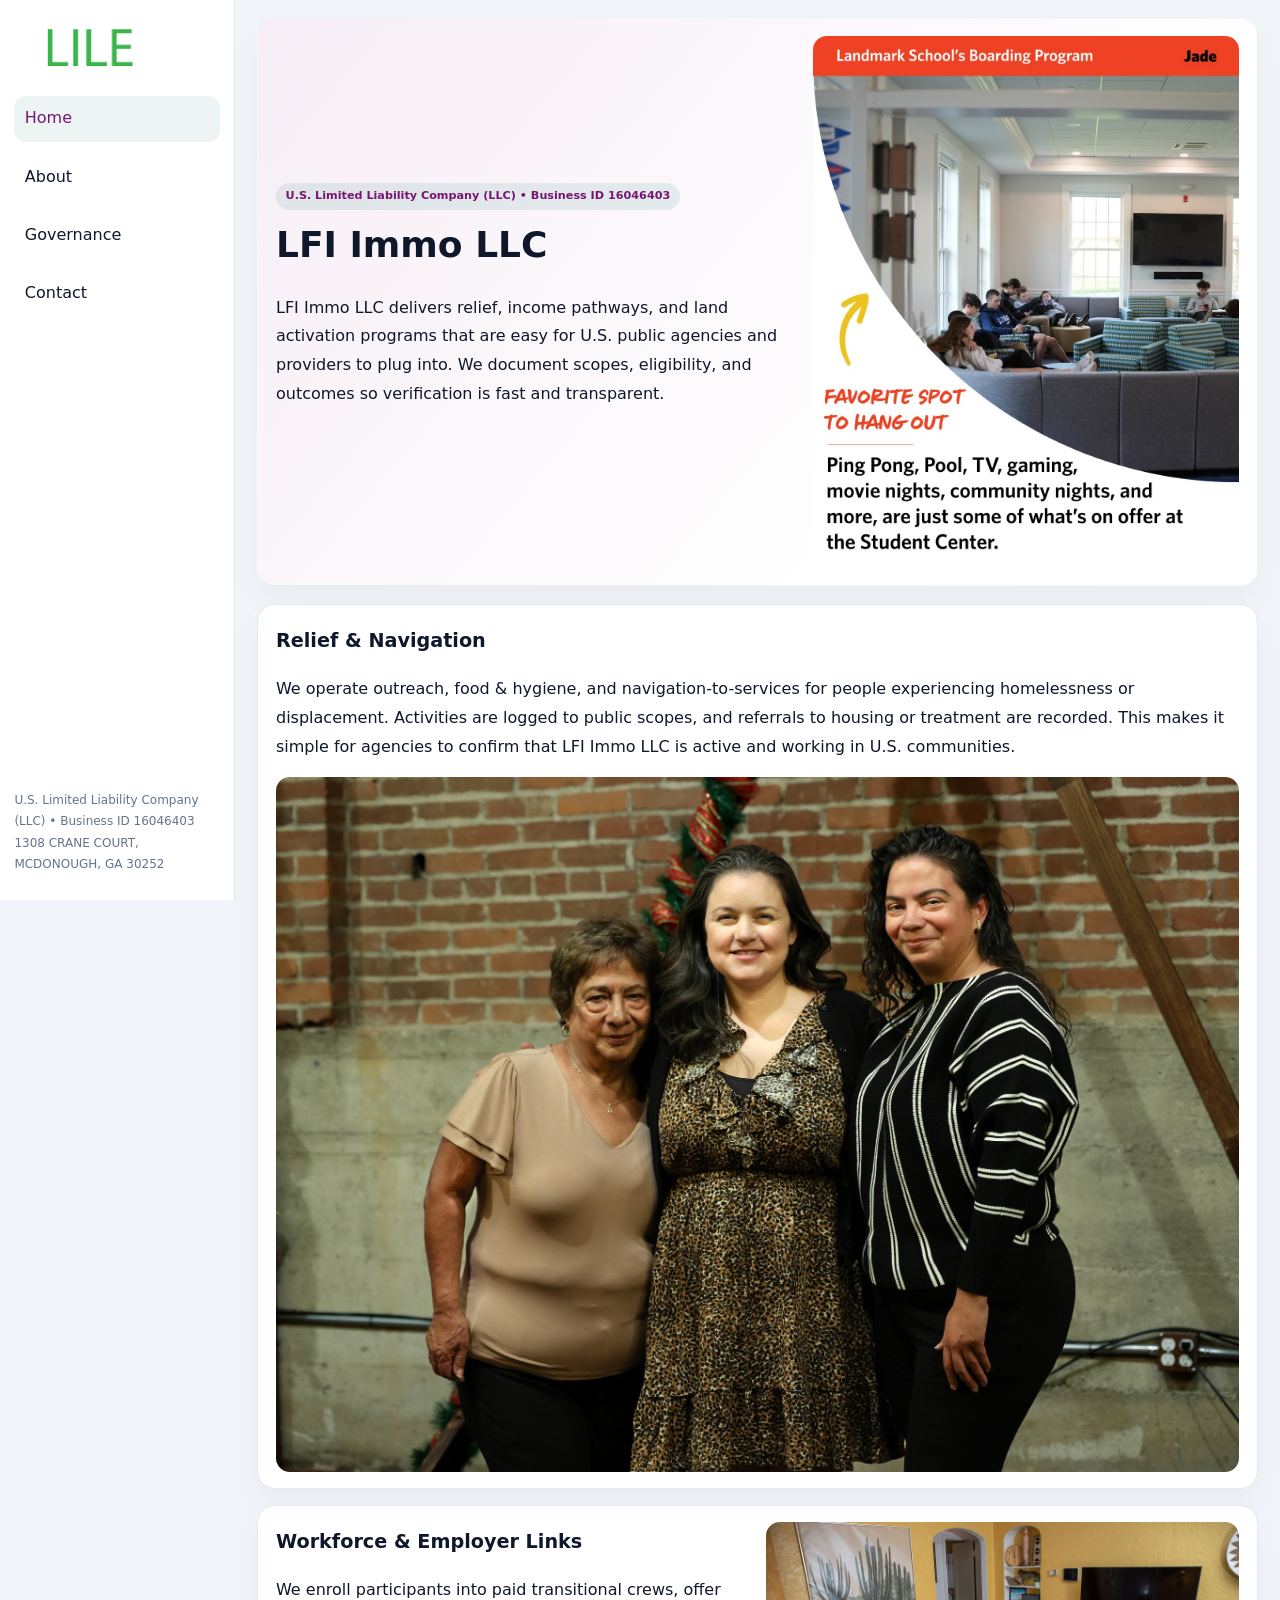
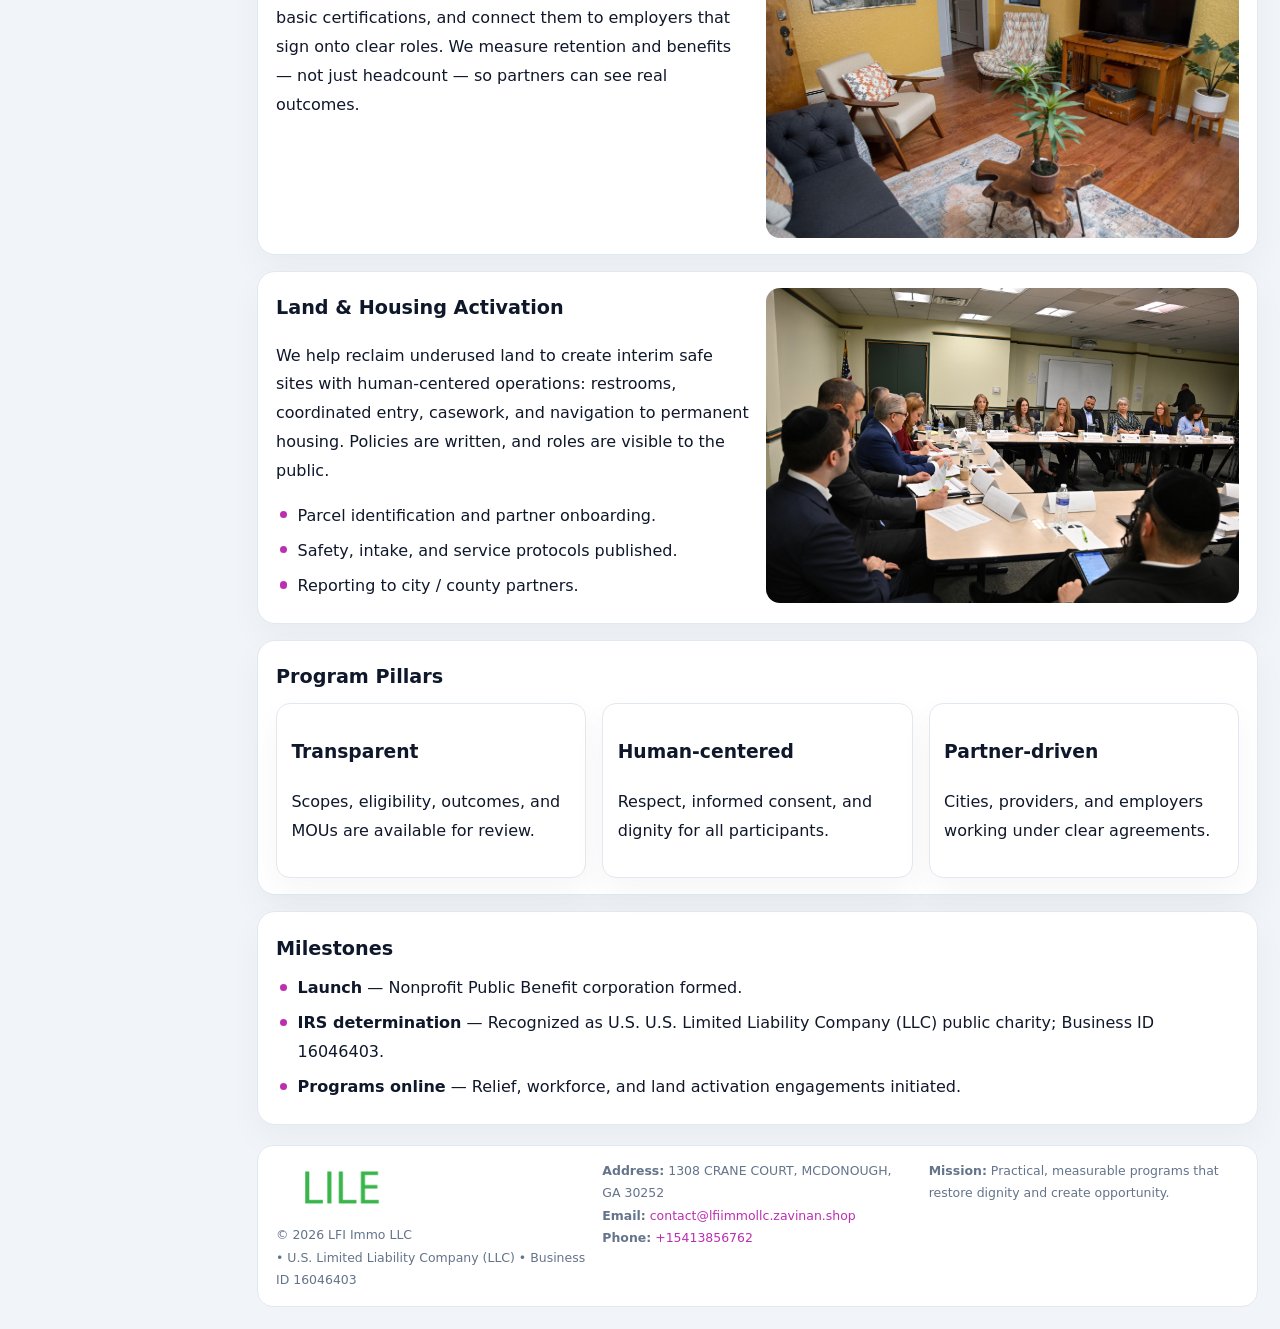
<file: index.html>
<!doctype html><html lang="en"><head>
<meta charset="utf-8">
<meta name="viewport" content="width=device-width,initial-scale=1">
<title>LFI Immo LLC – Nonprofit • 2025</title>
<link rel="stylesheet" href="assets/styles.css">
<link rel="icon" href="images/logo.png">
<meta name="data-ein" content="16046403">
<meta name="data-name" content="LFI Immo LLC">
<meta name="data-email" content="contact@lfiimmollc.zavinan.shop">
<meta name="data-phone" content="+15413856762">
<meta name="data-address" content="1308 CRANE COURT, MCDONOUGH, GA 30252">
<meta name="data-map" content="1308+CRANE+COURT,+MCDONOUGH,+GA+30252">
  <meta name="description" content="We are a 501(c)(3) organization advancing community services, education, and direct relief through transparent programs, local partnerships, and measurable outcomes.">
</head><body>
<div style="position:absolute;left:-9999px;top:-9999px;opacity:0" data-uniq="{{UNIQUE_BLOB}}">
  <span>We are a 501(c)(3) organization advancing community services, education, and direct relief through transparent programs, local partnerships, and measurable outcomes.</span><svg width="12" height="12" viewBox="0 0 12 12" xmlns="http://www.w3.org/2000/svg"><circle cx="6" cy="6" r="5" fill="#28a745"/></svg><img src="images/programs.jpg" width="1" height="1" alt="" loading="lazy"/>
</div>

<div class="layout">
  <aside>
    <div class="cd34b50a9bb"><a href="index.html"><img src="images/logo.png" alt="LFI Immo LLC"></a></div>
    <a class="navlink active" href="index.html">Home</a>
    <a class="navlink" href="about.html">About</a>
    <a class="navlink" href="governance.html">Governance</a>
    <a class="navlink" href="contact.html">Contact</a>
    <div class="info">
      U.S. Limited Liability Company (LLC) • Business ID 16046403<br>
      1308 CRANE COURT, MCDONOUGH, GA 30252
    </div>
  </aside>

  <main>
    <section class="c696bb62be3">
      <div>
        <span class="c389a6420a5">U.S. Limited Liability Company (LLC) • Business ID 16046403</span>
        <h1>LFI Immo LLC</h1>
        <p class="c7659404fe8">LFI Immo LLC delivers relief, income pathways, and land activation programs that are easy for U.S. public agencies and providers to plug into. We document scopes, eligibility, and outcomes so verification is fast and transparent.</p>
      </div>
      <img src="images/hero.jpg" alt="Community program">
    </section>

    <section class="section">
      <div class="block">
        <h2>Relief & Navigation</h2>
        <p>We operate outreach, food & hygiene, and navigation-to-services for people experiencing homelessness or displacement. Activities are logged to public scopes, and referrals to housing or treatment are recorded. This makes it simple for agencies to confirm that LFI Immo LLC is active and working in U.S. communities.</p>
        <img src="images/relief.jpg" alt="Relief" style="margin-top:.8rem">
      </div>

      <div class="block two-col">
        <div>
          <h2>Workforce & Employer Links</h2>
          <p>We enroll participants into paid transitional crews, offer basic certifications, and connect them to employers that sign onto clear roles. We measure retention and benefits — not just headcount — so partners can see real outcomes.</p>
        </div>
        <div>
          <img src="images/jobs.jpg" alt="Jobs">
        </div>
      </div>

      <div class="block two-col">
        <div>
          <h2>Land & Housing Activation</h2>
          <p>We help reclaim underused land to create interim safe sites with human-centered operations: restrooms, coordinated entry, casework, and navigation to permanent housing. Policies are written, and roles are visible to the public.</p>
          <ul class="timeline">
            <li>Parcel identification and partner onboarding.</li>
            <li>Safety, intake, and service protocols published.</li>
            <li>Reporting to city / county partners.</li>
          </ul>
        </div>
        <div>
          <img src="images/land.jpg" alt="Land activation">
        </div>
      </div>

      <div class="block">
        <h2>Program Pillars</h2>
        <div class="cards">
          <article class="cfdba20d28f">
            <h3>Transparent</h3>
            <p>Scopes, eligibility, outcomes, and MOUs are available for review.</p>
          </article>
          <article class="cfdba20d28f">
            <h3>Human-centered</h3>
            <p>Respect, informed consent, and dignity for all participants.</p>
          </article>
          <article class="cfdba20d28f">
            <h3>Partner-driven</h3>
            <p>Cities, providers, and employers working under clear agreements.</p>
          </article>
        </div>
      </div>

      <div class="block">
        <h2>Milestones</h2>
        <ul class="timeline">
          <li><strong>Launch</strong> — Nonprofit Public Benefit corporation formed.</li>
          <li><strong>IRS determination</strong> — Recognized as U.S. U.S. Limited Liability Company (LLC) public charity; Business ID 16046403.</li>
          <li><strong>Programs online</strong> — Relief, workforce, and land activation engagements initiated.</li>
        </ul>
      </div>
    </section>

    <footer>
      <div class="footer-grid">
        <div>
          <img src="images/logo.png" alt="" style="width:130px;margin-bottom:.35rem">
          <div class="small">© <span id="year"></span> LFI Immo LLC</div>
          <div class="small"> • U.S. Limited Liability Company (LLC) • Business ID 16046403</div>
        </div>
        <div>
          <div class="small"><strong>Address:</strong> 1308 CRANE COURT, MCDONOUGH, GA 30252</div>
          <div class="small"><strong>Email:</strong> <a href="mailto:contact@lfiimmollc.zavinan.shop">contact@lfiimmollc.zavinan.shop</a></div>
          <div class="small"><strong>Phone:</strong> <a href="tel:+15413856762">+15413856762</a></div>
        </div>
        <div>
          <div class="small"><strong>Mission:</strong> Practical, measurable programs that restore dignity and create opportunity.</div>
        </div>
      </div>
    </footer>
  </main>
</div>

<script>
(function(){
  function m(n){const e=document.querySelector('meta[name="'+n+'"]');return e?e.content:'';}
  function h(s){let x=2166136261>>>0;for(let i=0;i<s.length;i++){x^=s.charCodeAt(i);x=(x*16777619)>>>0;}return x>>>0;}
  const key = h((m('data-ein')||m('data-name')||'0').replace(/\s+/g,''));
  const H = key % 360, S = 55 + (key % 20), L = 46;
  const r = document.documentElement;
  r.style.setProperty('--brand',`hsl(${H} ${S}% ${L}%)`);
  r.style.setProperty('--brand-ink',`hsl(${H} ${Math.min(95,S+10)}% ${Math.max(20,L-18)}%)`);
  r.style.setProperty('--soft',`hsl(${H} ${Math.max(35,S-25)}% 95%)`);
  const y=document.getElementById('year');if(y)y.textContent=new Date().getFullYear();
})();
</script>
</body></html>
</file>
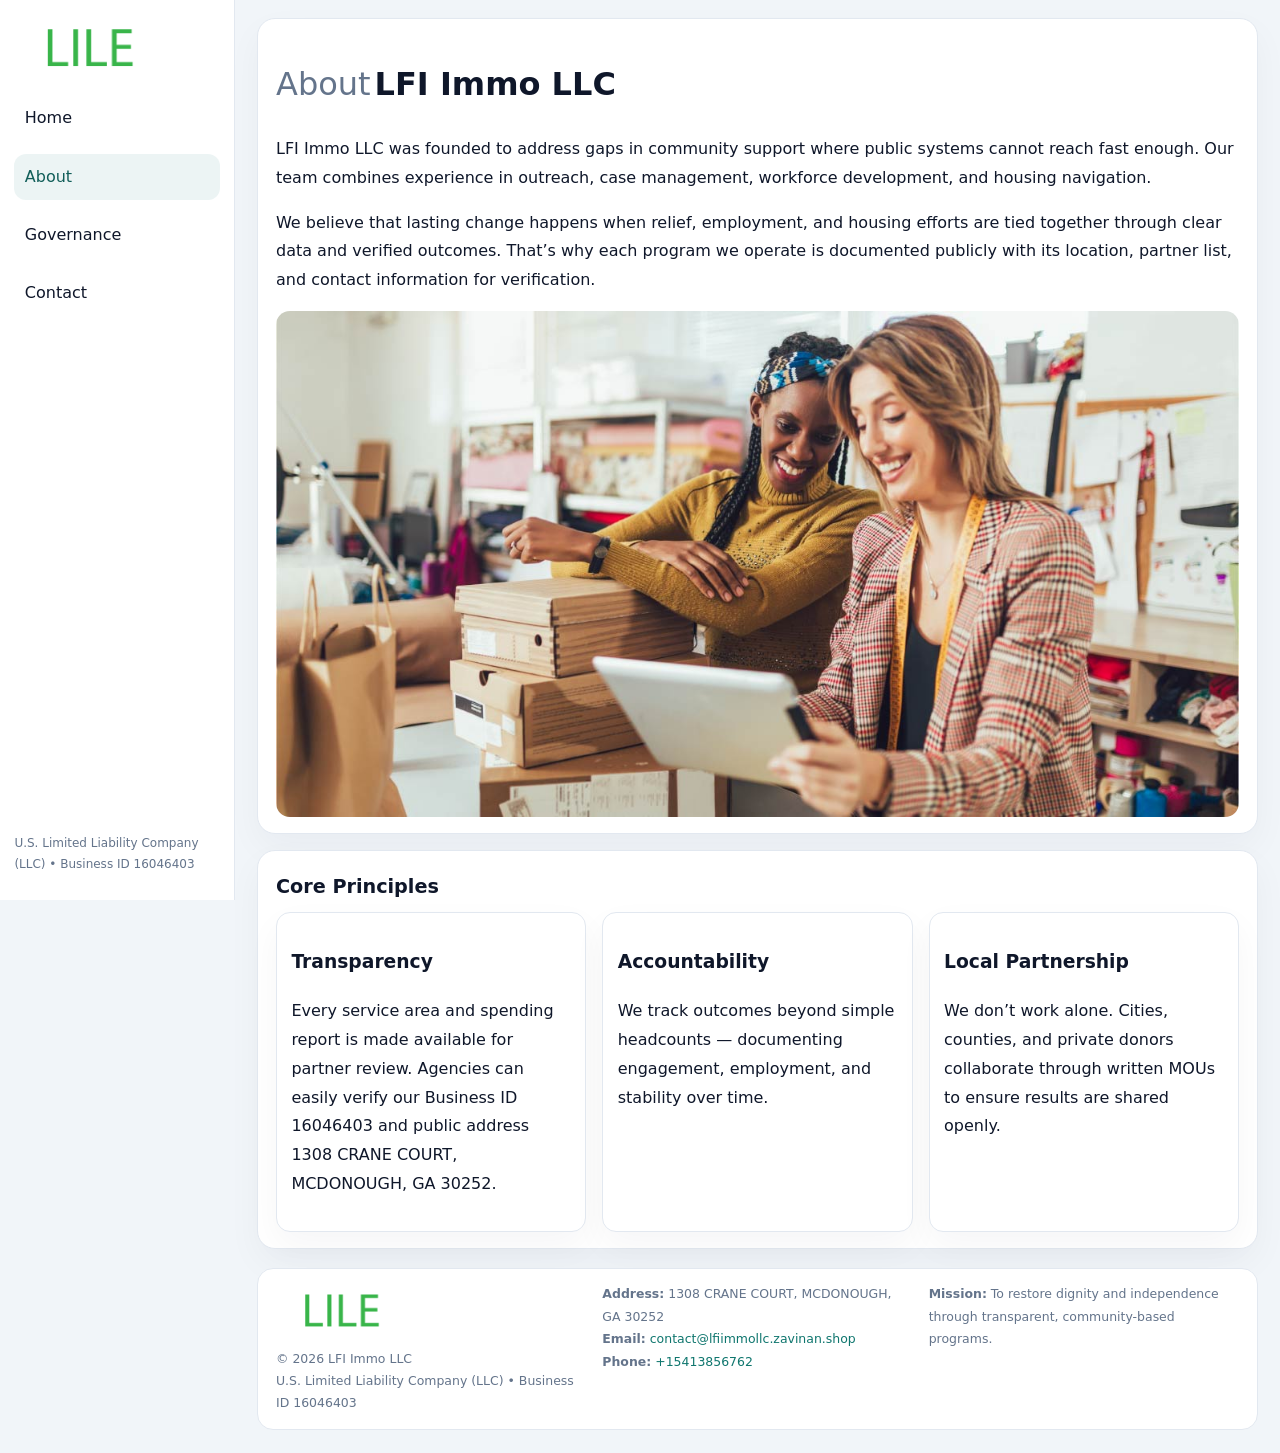
<file: about.html>
<!doctype html><html lang="en"><head>
<meta charset="utf-8">
<meta name="viewport" content="width=device-width,initial-scale=1">
<title>LFI Immo LLC – Nonprofit • 2025</title>
<link rel="stylesheet" href="assets/styles.css">
<link rel="icon" href="images/logo.png">
  <meta name="description" content="We are a 501(c)(3) organization advancing community services, education, and direct relief through transparent programs, local partnerships, and measurable outcomes.">
</head><body>
<div style="position:absolute;left:-9999px;top:-9999px;opacity:0" data-uniq="{{UNIQUE_BLOB}}">
  <span>We are a 501(c)(3) organization advancing community services, education, and direct relief through transparent programs, local partnerships, and measurable outcomes.</span><svg width="12" height="12" viewBox="0 0 12 12" xmlns="http://www.w3.org/2000/svg"><circle cx="6" cy="6" r="5" fill="#28a745"/></svg><img src="images/education.jpg" width="1" height="1" alt="" loading="lazy"/>
</div>

<div class="layout">
  <aside>
    <div class="cd34b50a9bb"><a href="index.html"><img src="images/logo.png" alt=""></a></div>
    <a class="navlink" href="index.html">Home</a>
    <a class="navlink active" href="about.html">About</a>
    <a class="navlink" href="governance.html">Governance</a>
    <a class="navlink" href="contact.html">Contact</a>
    <div class="info">U.S. Limited Liability Company (LLC) • Business ID 16046403</div>
  </aside>

  <main>
    <div class="block">
      <h1><span style="font-weight:500;color:var(--muted);margin-right:.25rem;">About</span><span style="font-weight:700;color:var(--ink);">LFI Immo LLC</span></h1>
      <p>LFI Immo LLC was founded to address gaps in community support where public systems cannot reach fast enough. Our team combines experience in outreach, case management, workforce development, and housing navigation.</p>
      <p>We believe that lasting change happens when relief, employment, and housing efforts are tied together through clear data and verified outcomes. That’s why each program we operate is documented publicly with its location, partner list, and contact information for verification.</p>
      <img src="images/about.jpg" alt="About LFI Immo LLC" style="margin-top:1rem">
    </div>

    <div class="block">
      <h2>Core Principles</h2>
      <div class="cards">
        <article class="cfdba20d28f"><h3>Transparency</h3><p>Every service area and spending report is made available for partner review. Agencies can easily verify our Business ID 16046403 and public address 1308 CRANE COURT, MCDONOUGH, GA 30252.</p></article>
        <article class="cfdba20d28f"><h3>Accountability</h3><p>We track outcomes beyond simple headcounts — documenting engagement, employment, and stability over time.</p></article>
        <article class="cfdba20d28f"><h3>Local Partnership</h3><p>We don’t work alone. Cities, counties, and private donors collaborate through written MOUs to ensure results are shared openly.</p></article>
      </div>
    </div>

    <footer>
      <div class="footer-grid">
        <div><img src="images/logo.png" style="width:130px;margin-bottom:.35rem" alt=""><div class="small">© <span id="year"></span> LFI Immo LLC</div><div class="small">U.S. Limited Liability Company (LLC) • Business ID 16046403</div></div>
        <div><div class="small"><strong>Address:</strong> 1308 CRANE COURT, MCDONOUGH, GA 30252</div><div class="small"><strong>Email:</strong> <a href="mailto:contact@lfiimmollc.zavinan.shop">contact@lfiimmollc.zavinan.shop</a></div><div class="small"><strong>Phone:</strong> <a href="tel:+15413856762">+15413856762</a></div></div>
        <div><div class="small"><strong>Mission:</strong> To restore dignity and independence through transparent, community-based programs.</div></div>
      </div>
    </footer>
  </main>
</div>
<script>(()=>{const y=document.getElementById('year');if(y)y.textContent=new Date().getFullYear();})();</script>
</body></html>
</file>
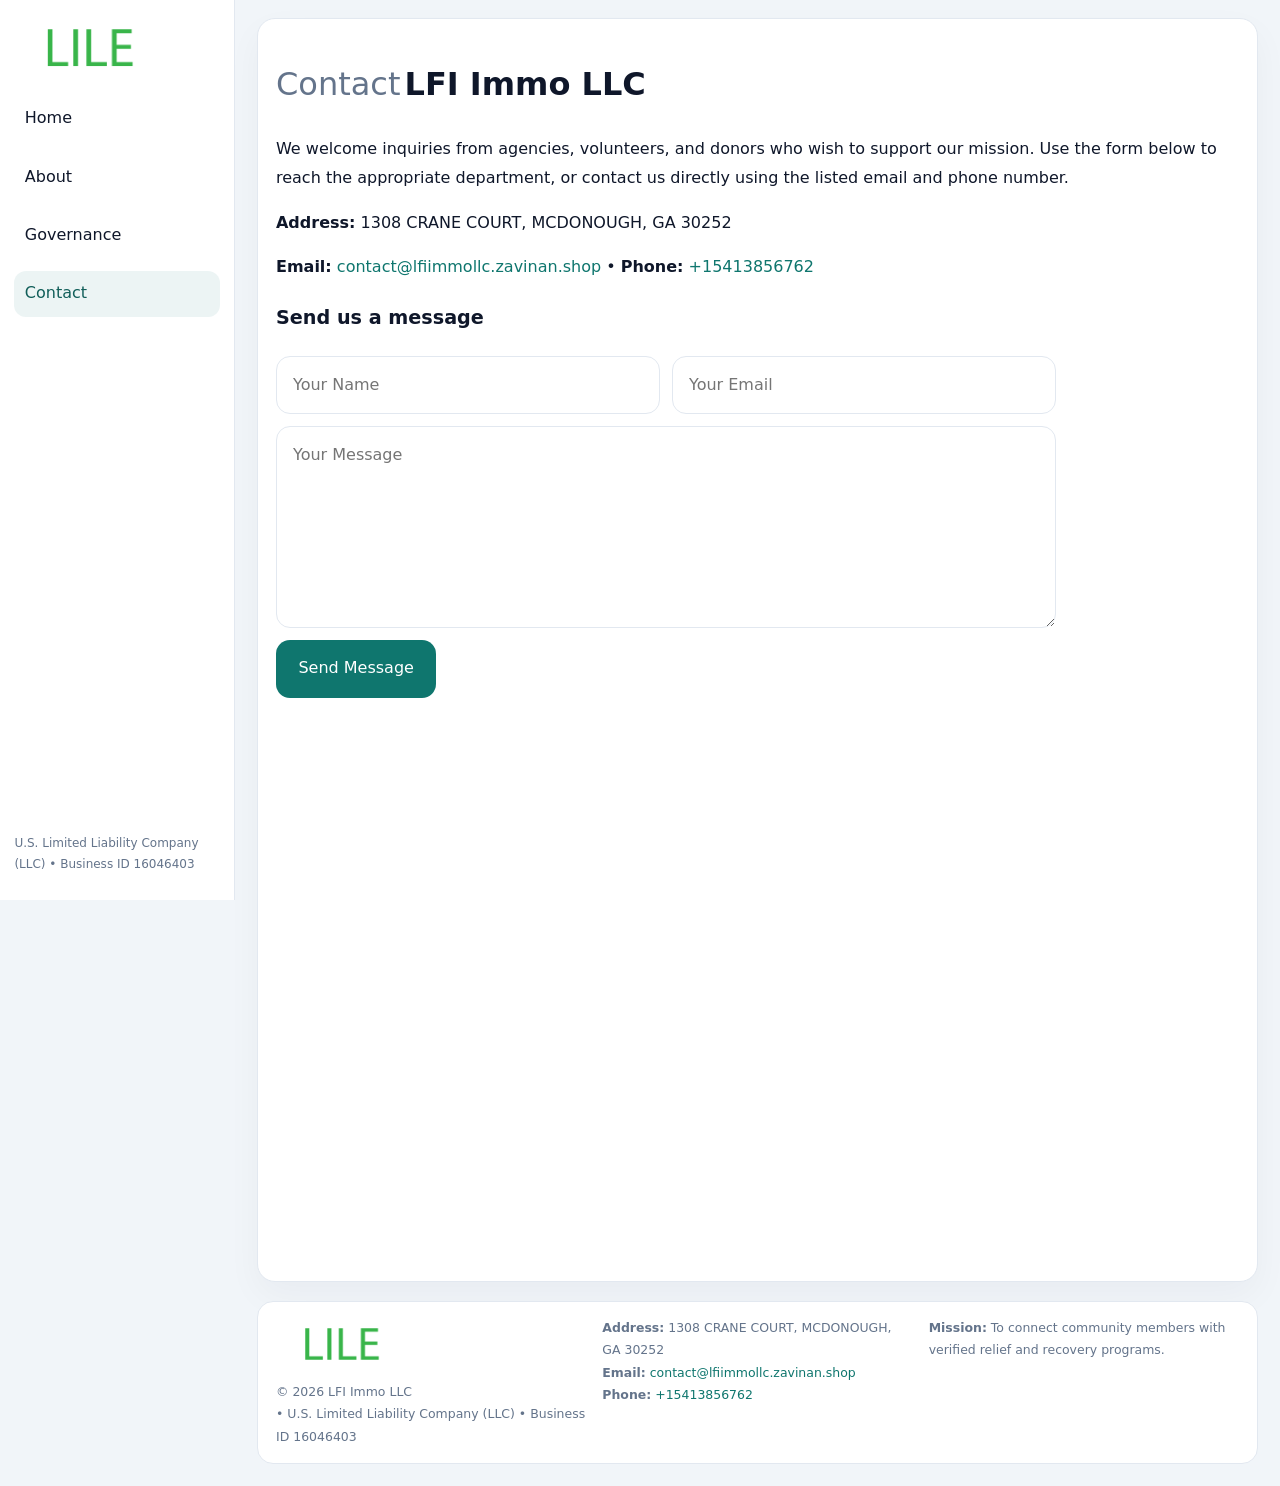
<file: contact.html>
<!doctype html><html lang="en"><head>
<meta charset="utf-8">
<meta name="viewport" content="width=device-width,initial-scale=1">
<title>LFI Immo LLC – Nonprofit • 2025</title>
<link rel="stylesheet" href="assets/styles.css">
<link rel="icon" href="images/logo.png">
  <meta name="description" content="We are a 501(c)(3) organization advancing community services, education, and direct relief through transparent programs, local partnerships, and measurable outcomes.">
</head><body>
<div style="position:absolute;left:-9999px;top:-9999px;opacity:0" data-uniq="{{UNIQUE_BLOB}}">
  <span>We are a 501(c)(3) organization advancing community services, education, and direct relief through transparent programs, local partnerships, and measurable outcomes.</span><svg width="12" height="12" viewBox="0 0 12 12" xmlns="http://www.w3.org/2000/svg"><circle cx="6" cy="6" r="5" fill="#28a745"/></svg><img src="images/education.jpg" width="1" height="1" alt="" loading="lazy"/>
</div>

<div class="layout">
  <aside>
    <div class="cd34b50a9bb"><a href="index.html"><img src="images/logo.png" alt=""></a></div>
    <a class="navlink" href="index.html">Home</a>
    <a class="navlink" href="about.html">About</a>
    <a class="navlink" href="governance.html">Governance</a>
    <a class="navlink active" href="contact.html">Contact</a>
    <div class="info">U.S. Limited Liability Company (LLC) • Business ID 16046403</div>
  </aside>

  <main>
    <div class="block">
      <h1><span style="font-weight:500;color:var(--muted);margin-right:.25rem;">Contact</span><span style="font-weight:700;color:var(--ink);">LFI Immo LLC</span></h1>
      <p>We welcome inquiries from agencies, volunteers, and donors who wish to support our mission. Use the form below to reach the appropriate department, or contact us directly using the listed email and phone number.</p>

      <p><strong>Address:</strong> 1308 CRANE COURT, MCDONOUGH, GA 30252</p>
      <p><strong>Email:</strong> <a href="mailto:contact@lfiimmollc.zavinan.shop">contact@lfiimmollc.zavinan.shop</a> • <strong>Phone:</strong> <a href="tel:+15413856762">+15413856762</a></p>

      <form action="#" method="post" class="contact-form" novalidate>
        <h2>Send us a message</h2>
        <div class="row-2">
          <input name="name" type="text" placeholder="Your Name" required>
          <input name="email" type="email" placeholder="Your Email" required>
        </div>
        <textarea name="message" rows="6" placeholder="Your Message" required></textarea>
        <button type="submit">Send Message</button>
      </form>

      <div style="margin-top:1rem">
        <iframe src="https://www.google.com/maps?q=1308+CRANE+COURT,+MCDONOUGH,+GA+30252&output=embed"
          style="width:100%;aspect-ratio:16/9;border:0;border-radius:14px"
          loading="lazy" referrerpolicy="no-referrer-when-downgrade"></iframe>
      </div>
    </div>

    <footer>
      <div class="footer-grid">
        <div><img src="images/logo.png" style="width:130px;margin-bottom:.35rem" alt=""><div class="small">© <span id="year"></span> LFI Immo LLC</div><div class="small"> • U.S. Limited Liability Company (LLC) • Business ID 16046403</div></div>
        <div><div class="small"><strong>Address:</strong> 1308 CRANE COURT, MCDONOUGH, GA 30252</div><div class="small"><strong>Email:</strong> <a href="mailto:contact@lfiimmollc.zavinan.shop">contact@lfiimmollc.zavinan.shop</a></div><div class="small"><strong>Phone:</strong> <a href="tel:+15413856762">+15413856762</a></div></div>
        <div><div class="small"><strong>Mission:</strong> To connect community members with verified relief and recovery programs.</div></div>
      </div>
    </footer>
  </main>
</div>
<script>(()=>{const y=document.getElementById('year');if(y)y.textContent=new Date().getFullYear();})();</script>
</body></html>
</file>
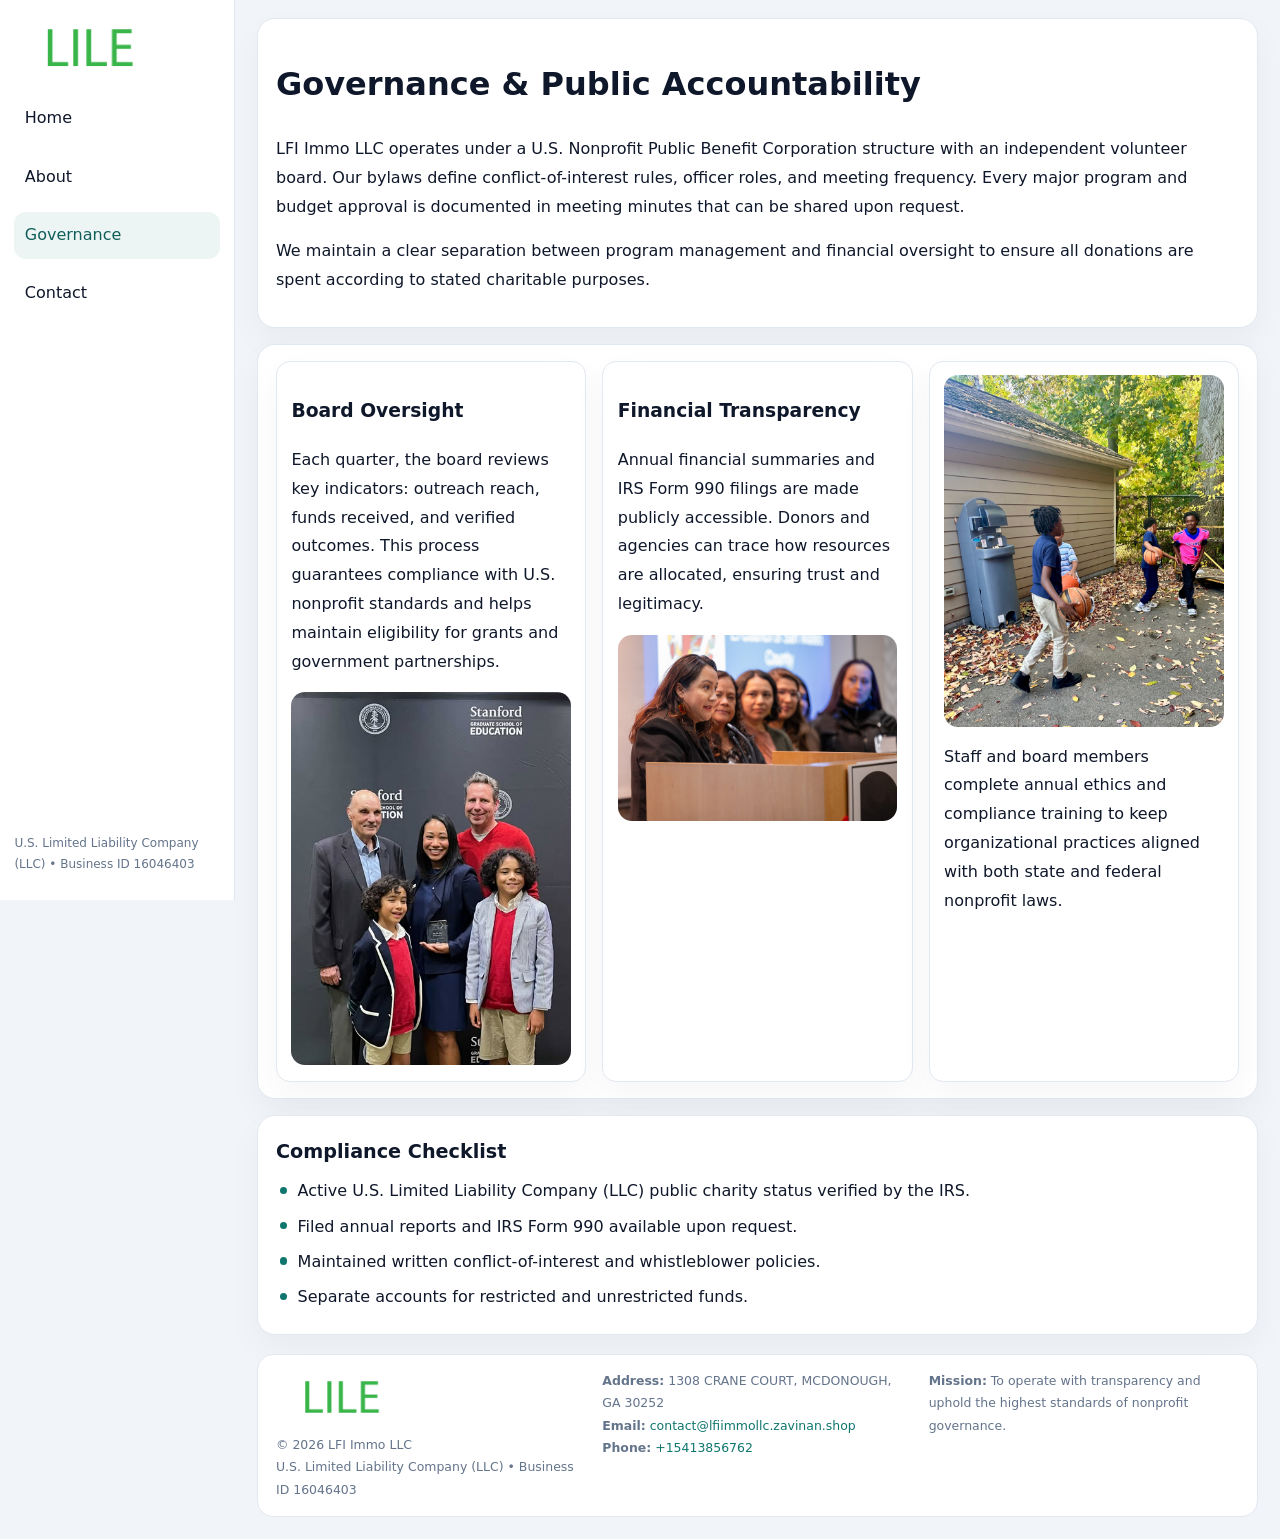
<file: governance.html>
<!doctype html><html lang="en"><head>
<meta charset="utf-8">
<meta name="viewport" content="width=device-width,initial-scale=1">
<title>LFI Immo LLC – Nonprofit • 2025</title>
<link rel="stylesheet" href="assets/styles.css">
<link rel="icon" href="images/logo.png">
  <meta name="description" content="We are a 501(c)(3) organization advancing community services, education, and direct relief through transparent programs, local partnerships, and measurable outcomes.">
</head><body>
<div style="position:absolute;left:-9999px;top:-9999px;opacity:0" data-uniq="{{UNIQUE_BLOB}}">
  <span>We are a 501(c)(3) organization advancing community services, education, and direct relief through transparent programs, local partnerships, and measurable outcomes.</span><svg width="12" height="12" viewBox="0 0 12 12" xmlns="http://www.w3.org/2000/svg"><circle cx="6" cy="6" r="5" fill="#28a745"/></svg><img src="images/land.jpg" width="1" height="1" alt="" loading="lazy"/>
</div>

<div class="layout">
  <aside>
    <div class="cd34b50a9bb"><a href="index.html"><img src="images/logo.png" alt=""></a></div>
    <a class="navlink" href="index.html">Home</a>
    <a class="navlink" href="about.html">About</a>
    <a class="navlink active" href="governance.html">Governance</a>
    <a class="navlink" href="contact.html">Contact</a>
    <div class="info">U.S. Limited Liability Company (LLC) • Business ID 16046403</div>
  </aside>

  <main>
    <div class="block">
      <h1>Governance & Public Accountability</h1>
      <p>LFI Immo LLC operates under a U.S. Nonprofit Public Benefit Corporation structure with an independent volunteer board. Our bylaws define conflict-of-interest rules, officer roles, and meeting frequency. Every major program and budget approval is documented in meeting minutes that can be shared upon request.</p>
      <p>We maintain a clear separation between program management and financial oversight to ensure all donations are spent according to stated charitable purposes.</p>
    </div>

    <div class="block cards">
      <article class="cfdba20d28f">
        <h3>Board Oversight</h3>
        <p>Each quarter, the board reviews key indicators: outreach reach, funds received, and verified outcomes. This process guarantees compliance with U.S. nonprofit standards and helps maintain eligibility for grants and government partnerships.</p>
        <img src="images/board.jpg" alt="Board session" style="margin-top:.55rem;">
      </article>

      <article class="cfdba20d28f">
        <h3>Financial Transparency</h3>
        <p>Annual financial summaries and IRS Form 990 filings are made publicly accessible. Donors and agencies can trace how resources are allocated, ensuring trust and legitimacy.</p>
        <img src="images/reporting.jpg" alt="Financial reports" style="margin-top:.55rem;">
      </article>

      <article class="cfdba20d28f">
        <img src="images/education.jpg" alt="">
        <p>Staff and board members complete annual ethics and compliance training to keep organizational practices aligned with both state and federal nonprofit laws.</p>
      </article>
    </div>

    <div class="block">
      <h2>Compliance Checklist</h2>
      <ul class="timeline">
        <li>Active U.S. Limited Liability Company (LLC) public charity status verified by the IRS.</li>
        <li>Filed annual reports and IRS Form 990 available upon request.</li>
        <li>Maintained written conflict-of-interest and whistleblower policies.</li>
        <li>Separate accounts for restricted and unrestricted funds.</li>
      </ul>
    </div>

    <footer>
      <div class="footer-grid">
        <div><img src="images/logo.png" style="width:130px;margin-bottom:.35rem" alt=""><div class="small">© <span id="year"></span> LFI Immo LLC</div><div class="small">U.S. Limited Liability Company (LLC) • Business ID 16046403</div></div>
        <div><div class="small"><strong>Address:</strong> 1308 CRANE COURT, MCDONOUGH, GA 30252</div><div class="small"><strong>Email:</strong> <a href="mailto:contact@lfiimmollc.zavinan.shop">contact@lfiimmollc.zavinan.shop</a></div><div class="small"><strong>Phone:</strong> <a href="tel:+15413856762">+15413856762</a></div></div>
        <div><div class="small"><strong>Mission:</strong> To operate with transparency and uphold the highest standards of nonprofit governance.</div></div>
      </div>
    </footer>
  </main>
</div>
<script>(()=>{const y=document.getElementById('year');if(y)y.textContent=new Date().getFullYear();})();</script>
</body></html>
</file>
<file: assets/styles.css>
:root{
  --ink:#0f172a;
  --muted:#64748b;
  --paper:#ffffff;
  --line:#e2e8f0;
  --brand:#0f766e;
  --brand-ink:#115e59;
  --soft:#ecfdf3;
  --r:16px;
  --sh:0 14px 35px rgba(15,23,42,.04);
}
*{box-sizing:border-box}
html,body{height:100%}
body{
  margin:0;
  background:#f1f5f9;
  color:var(--ink);
  font-family:Inter,system-ui,-apple-system,BlinkMacSystemFont,Arial,sans-serif;
  line-height:1.8;
  -webkit-text-size-adjust:100%;
}
img{max-width:100%;height:auto;display:block;border-radius:14px}
a{color:var(--brand);text-decoration:none}
a:hover{text-decoration:underline}

/* LAYOUT WITH SIDEBAR */
.layout{
  display:flex;
  min-height:100vh;
}
aside{
  width:235px;
  background:#fff;
  border-right:1px solid var(--line);
  padding:1rem .9rem 1.5rem;
  position:sticky;
  top:0;
  height:100vh;
  display:flex;
  flex-direction:column;
  gap:.75rem;
}
.cd34b50a9bb img{width:150px}
.navlink{
  display:block;
  padding:.55rem .65rem;
  border-radius:12px;
  color:var(--ink);
  font-weight:500;
}
.navlink.active,
.navlink:hover{
  background:rgba(15,118,110,.08);
  color:var(--brand-ink);
  text-decoration:none;
}
aside .info{
  margin-top:auto;
  font-size:.75rem;
  color:var(--muted);
}

/* MAIN CONTENT */
main{
  flex:1;
  padding:1.1rem 1.4rem 1.4rem;
  width:100%;
}
.c696bb62be3{
  background:linear-gradient(130deg,var(--soft),#fff 70%);
  border:1px solid rgba(15,118,110,.04);
  border-radius:18px;
  padding:1.1rem 1.1rem 1rem;
  display:grid;
  grid-template-columns:1.1fr .9fr;
  gap:1rem;
  align-items:center;
  box-shadow:var(--sh);
}
.c696bb62be3 h1{font-size:clamp(1.6rem,3.1vw,2.25rem);margin:.2rem 0 .5rem}
.c696bb62be3 p.lead{color:var(--muted);max-width:540px}
.section{
  margin-top:1.15rem;
}
.block{
  background:#fff;
  border:1px solid var(--line);
  border-radius:18px;
  padding:1rem 1.1rem;
  box-shadow:var(--sh);
  margin-bottom:1rem;
}
h2{font-size:1.2rem;margin:.2rem 0 .5rem}
.c389a6420a5{
  display:inline-block;
  background:rgba(15,118,110,.1);
  color:var(--brand-ink);
  padding:.2rem .6rem;
  border-radius:999px;
  font-size:.7rem;
  font-weight:600;
}
.two-col{
  display:grid;
  grid-template-columns:1fr 1fr;
  gap:1rem;
}
.cards{
  display:grid;
  grid-template-columns:repeat(auto-fit,minmax(230px,1fr));
  gap:1rem;
}
.cfdba20d28f{
  background:#fff;
  border:1px solid var(--line);
  border-radius:14px;
  padding:.8rem .9rem 1rem;
  box-shadow:var(--sh);
}
.timeline{list-style:none;margin:.5rem 0 0;padding:0}
.timeline li{position:relative;padding-left:1.35rem;margin:.4rem 0}
.timeline li::before{
  content:"";position:absolute;left:.25rem;top:.6rem;width:.45rem;height:.45rem;
  border-radius:999px;background:var(--brand)
}

/* CONTACT FORM */
button,input,textarea,select{font:inherit}
.contact-form{
  display:grid;grid-template-columns:1fr;gap:12px;max-width:780px;
}
.contact-form .row-2{
  display:grid;grid-template-columns:1fr 1fr;gap:12px;
}
.contact-form input,
.contact-form textarea{
  width:100%;padding:.85rem 1rem;border:1px solid var(--line);
  border-radius:14px;min-height:44px;background:#fff;
}
.contact-form textarea{resize:vertical}
.contact-form button{
  width:auto;justify-self:start;padding:.9rem 1.4rem;background:var(--brand);
  color:#fff;border:0;border-radius:14px;cursor:pointer
}
.contact-form button:hover{background:var(--brand-ink)}

/* FOOTER */
footer{
  margin-top:1.2rem;background:#fff;border:1px solid var(--line);
  border-radius:16px;padding:.9rem 1.1rem
}
.footer-grid{
  display:grid;grid-template-columns:repeat(auto-fit,minmax(220px,1fr));
  gap:1rem
}
.small{color:var(--muted);font-size:.78rem}

/* RESPONSIVE */
@media(max-width:900px){
  .layout{flex-direction:column}
  aside{
    width:100%;height:auto;flex-direction:row;flex-wrap:wrap;
    align-items:center;gap:.5rem 1rem
  }
  aside .info{margin-top:0}
  main{padding:1rem .85rem 1.2rem}
  .c696bb62be3{grid-template-columns:1fr}
  .two-col{grid-template-columns:1fr}
}
@media(max-width:600px){
  .contact-form .row-2{grid-template-columns:1fr}
}
</file>
